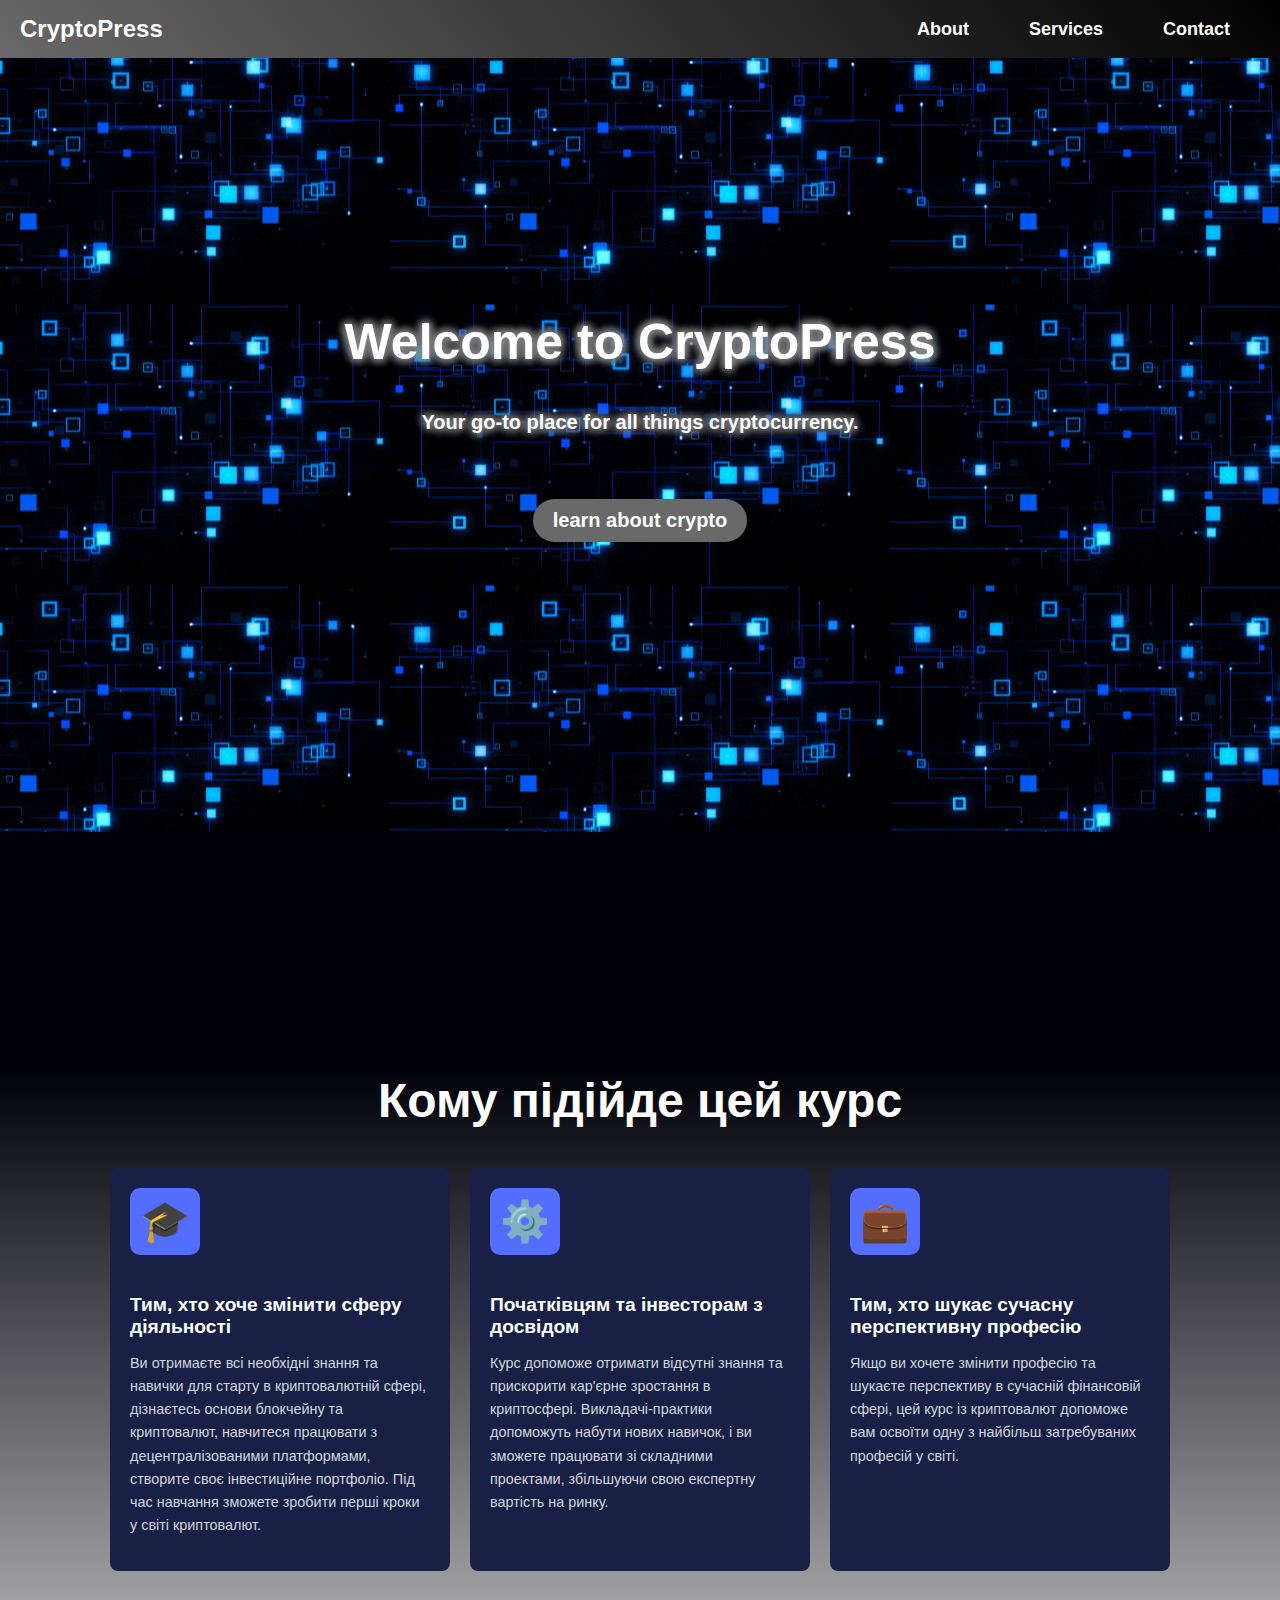
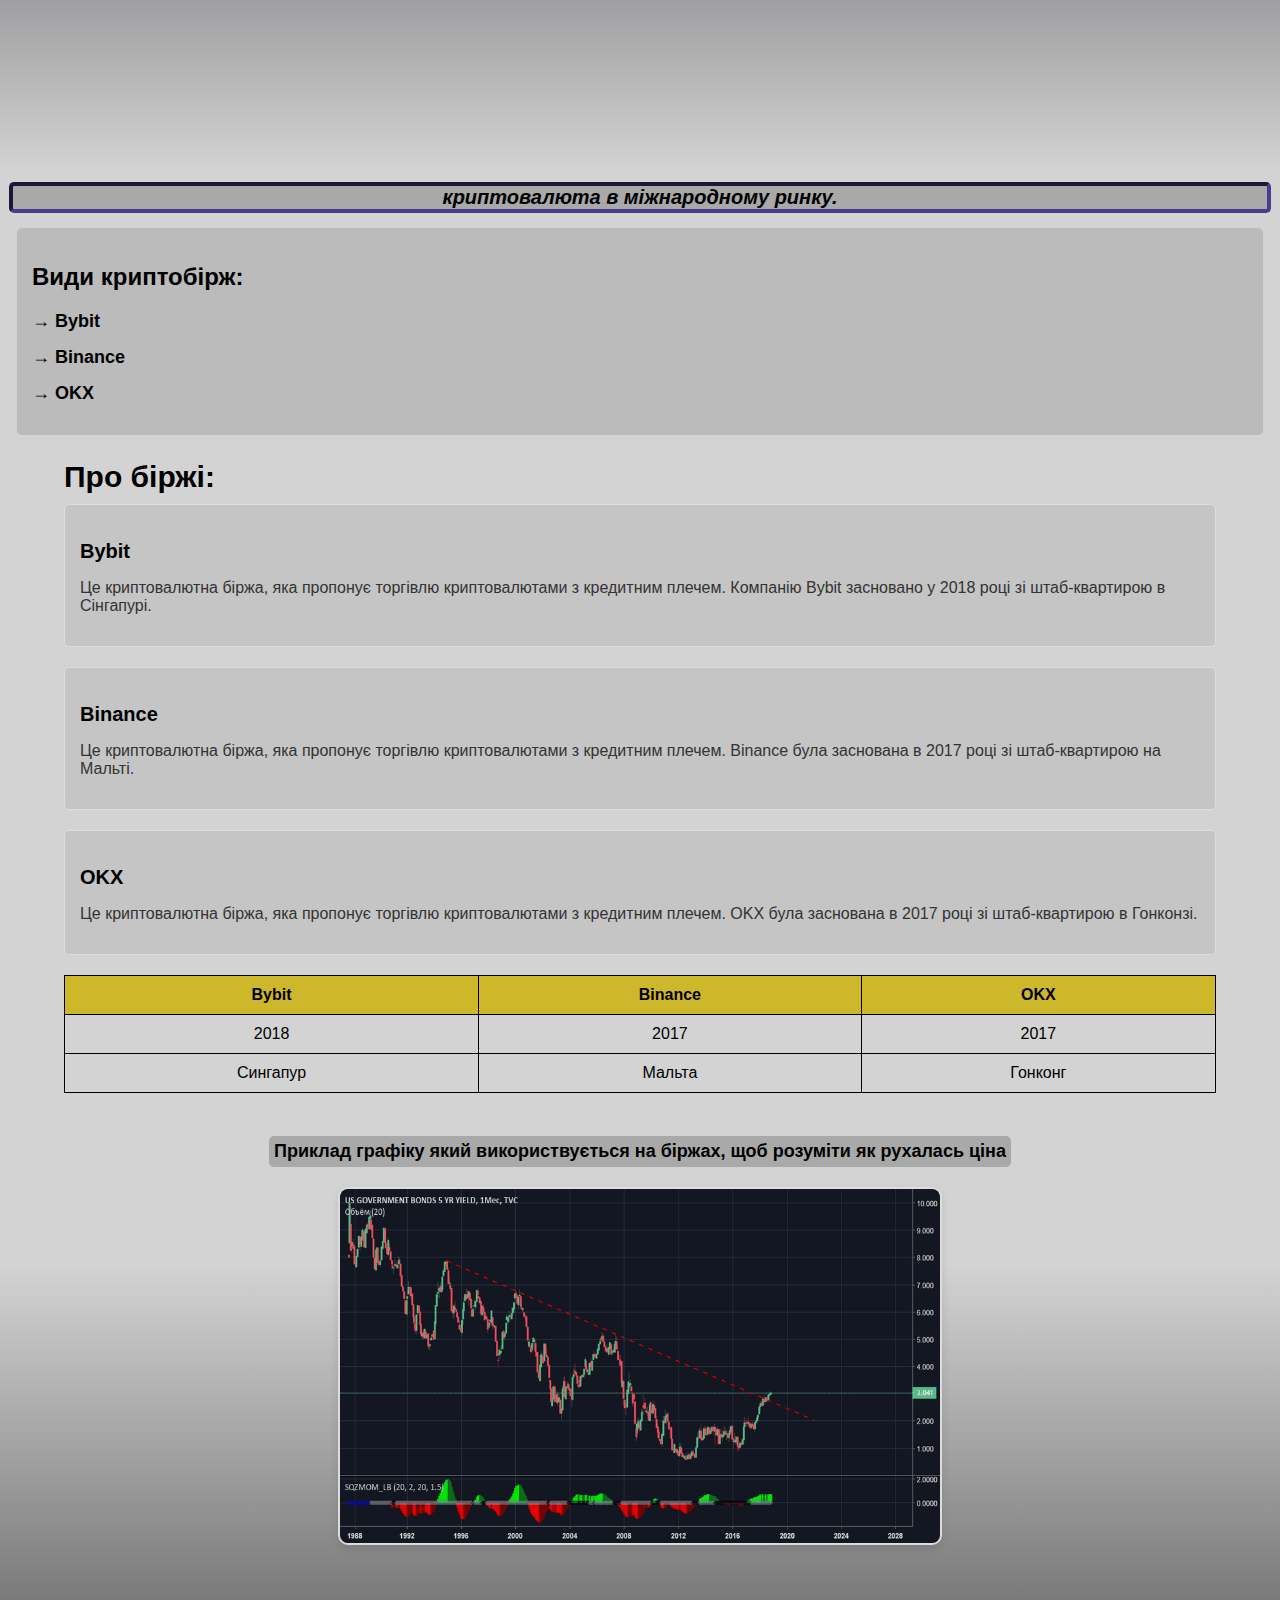
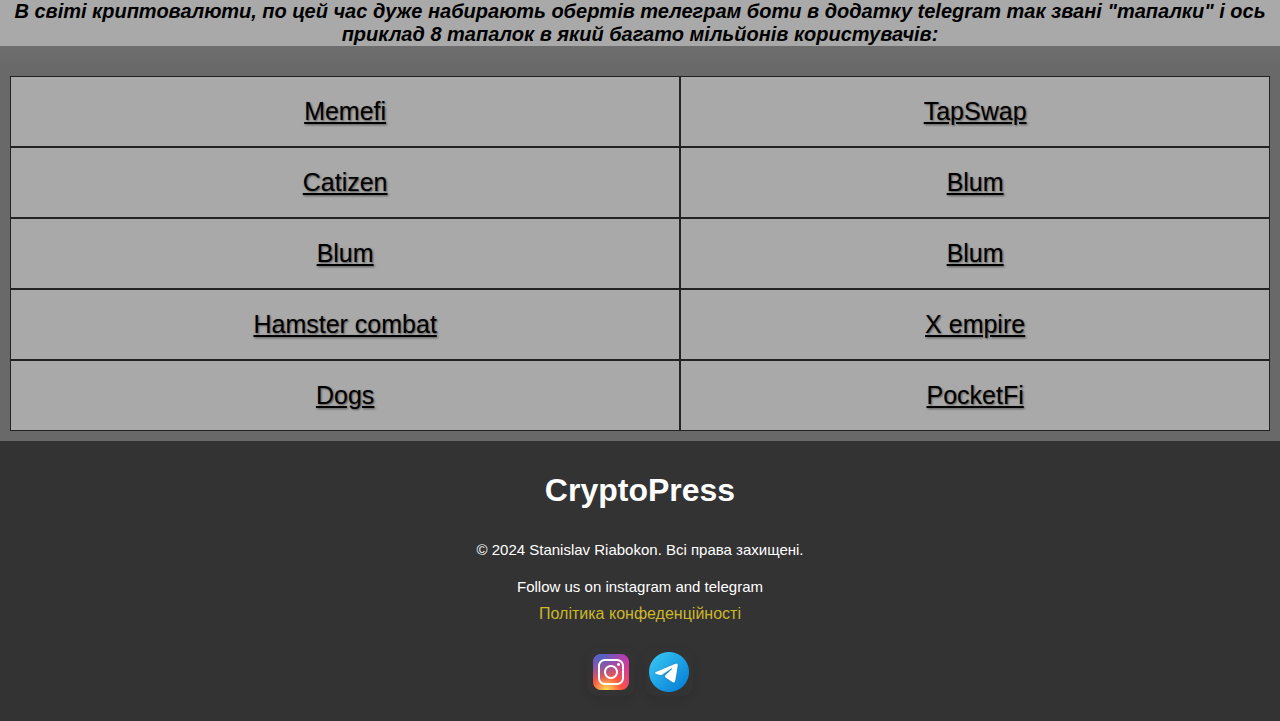
<file: index.html>
<!DOCTYPE html>
<html lang="en">
<head>
    <meta charset="UTF-8">
    <title>cryptopress</title>
    <link rel="stylesheet" href="styles/style.css">
    <link rel="html2" href="index2.html">
    <script src="main.js" defer></script>
    <meta name="description" content="Все про криптовалюту">
    <meta name="viewport" content="width=device-width, initial-scale=1.0">
    <meta name="author" content="Stanislav Riabokon">
</head>
<body>

<header>
    <nav class="navbar">
        <div class="logo" onclick="location.reload()">CryptoPress</div>
        <ul class="nav-links">
            <li><a href="index2.html"target="_blank">About</a></li>
            <li><a href="https://www.binance.com/ru-UA" target="_blank">Services</a></li>
            <li><a href="https://www.instagram.com/layyyzi_/"target="_blank">Contact</a></li>
        </ul>
        <div class="burger">
            <div class="line1"></div>
            <div class="line2"></div>
            <div class="line3"></div>
        </div>
    </nav>
</header>

<script>
    const burger = document.querySelector('.burger');
    const nav = document.querySelector('.nav-links');

    // Переключение меню и анимации бургера
    burger.addEventListener('click', () => {
        nav.classList.toggle('nav-active');  // Переключение видимости меню
        burger.classList.toggle('toggle');   // Анимация бургер-меню (крестик)
    });
</script>


<section class="banner">
    <strong><h1 class="neon"> Welcome to CryptoPress </h1></strong>
    <strong> <p class="neon">Your go-to place for all things cryptocurrency.</p></strong>
    <a href="index2.html"  class="btn">learn about crypto</a>
</section>
<div class="main2">
    <div class="container">
        <h2 class="title2">Кому підійде цей курс</h2>
        <div class="cards">
            <div class="card">
                <div class="icon">🎓</div>
                <h3 class="card-title">Тим, хто хоче змінити сферу діяльності</h3>
                <p class="card-text">Ви отримаєте всі необхідні знання та навички для старту в криптовалютній сфері,
                    дізнаєтесь основи блокчейну та криптовалют, навчитеся працювати з децентралізованими платформами,
                    створите своє інвестиційне портфоліо. Під час навчання зможете зробити перші кроки у світі
                    криптовалют.</p>
            </div>
            <div class="card">
                <div class="icon">⚙️</div>
                <h3 class="card-title">Початківцям та інвесторам з досвідом</h3>
                <p class="card-text">Курс допоможе отримати відсутні знання та прискорити кар'єрне зростання в
                    криптосфері. Викладачі-практики допоможуть набути нових навичок, і ви зможете працювати зі складними
                    проектами, збільшуючи свою експертну вартість на ринку.</p>
            </div>
            <div class="card">
                <div class="icon">💼</div>
                <h3 class="card-title">Тим, хто шукає сучасну перспективну професію</h3>
                <p class="card-text">Якщо ви хочете змінити професію та шукаєте перспективу в сучасній фінансовій сфері,
                    цей курс із криптовалют допоможе вам освоїти одну з найбільш затребуваних професій у світі.</p>
            </div>
        </div>
    </div>
</div>
        <p class="text-other">криптовалюта в міжнародному ринку.</p>

<aside class="sidebar">
    <nav>
        <ul>
            <strong>
                <li><h2>Види криптобірж: </h2></li>
                <li><a href="https://www.bybit.com/ru-RU" target="_blank">→ Bybit </a></li>
                <li><a href="https://www.binance.com/ru-UA" target="_blank" >→ Binance</a></li>
                <li><a href="https://www.okx.com/ru" target="_blank" >→ OKX</a></li> </strong>
        </ul>
    </nav>
</aside>

<main>
    <section class="news">
        <strong><h2> Про біржі: </h2></strong>
        <article>
            <h3>Bybit</h3>
            <p>Це криптовалютна біржа, яка пропонує торгівлю криптовалютами з кредитним плечем. Компанію Bybit засновано
                у 2018 році зі штаб-квартирою в Сінгапурі.</p>
        </article>
        <article>
            <h3>Binance</h3>
            <p>Це криптовалютна біржа, яка пропонує торгівлю криптовалютами з кредитним плечем. Binance була заснована в
                2017 році зі штаб-квартирою на Мальті.</p>
        </article>
        <article>
            <h3>OKX</h3>
            <p>Це криптовалютна біржа, яка пропонує торгівлю криптовалютами з кредитним плечем. OKX була заснована в
                2017 році зі штаб-квартирою в Гонконзі.</p>
        </article>


    </section>
    <table class="table">
        <thead>
        <tr>
            <th>Bybit</th>
            <th>Binance</th>
            <th>OKX</th>
        </tr>
        </thead>
        <tbody>
        <tr>
            <td>2018</td>
            <td>2017</td>
            <td>2017</td>
        </tr>
        </tbody>
        <tfoot>
        <tr>
            <td>Сингапур</td>
            <td>Мальта</td>
            <td>Гонконг</td>
        </tr>
        </tfoot>
        <style>
            table {
                width: 100%;
                border-collapse: collapse;
            }

            th, td {
                padding: 10px;
                border: 1px solid black;
                text-align: center;
            }

            th {
                background-color: #f2f2f2;
            } </style>
    </table>

<footer2>
    <div class="image-caption">

        <p>Приклад графіку який використвується на біржах, щоб розуміти як рухалась ціна</p>
        <img src="images/images%204.png" alt="Binance" width="600" height="250">
    </div>
    <p class="text-default"> В світі криптовалюти, по цей час дуже набирають обертів телеграм боти в додатку telegram так звані "тапалки" і ось приклад 8 тапалок в який багато мільйонів користувачів:   </p>
    </footer2>

    <div class="grid-container">
    <div class="grid-item"> <a class="memefi" href=https://t.me/memefi_coin_bot/main?startapp=r_a163c6457f" target="_blank">Memefi</a></div>
    <div class="grid-item"><a class="memefi" href="https://t.me/tapswap_mirror_2_bot?start=r_777221361" target="_blank">TapSwap</a></div>
    <div class="grid-item"><a class="memefi" href="https://t.me/catizenbot/gameapp?startapp=r_752_3020524" target="_blank">Catizen</a></div>
    <div class="grid-item"><a class="memefi" href="https://t.me/blum/app?startapp=ref_1kSGR6KgWK" target="_blank">Blum</a></div>
    <div class="grid-item"><a class="memefi" href="https://t.me/blum/app?startapp=ref_1kSGR6KgWK" target="_blank">Blum</a></div>
    <div class="grid-item"><a class="memefi" href="https://t.me/blum/app?startapp=ref_1kSGR6KgWK" target="_blank">Blum</a></div>
    <div class="grid-item"><a class="memefi" href="https://t.me/hamstEr_kombat_bot/start?startapp=kentId777221361" target="_blank">Hamster combat</a></div>
    <div class="grid-item"><a class="memefi" href="https://t.me/empirebot/game?startapp=hero777221361" target="_blank">X empire</a></div>
    <div class="grid-item"><a class="memefi" href="https://t.me/dogshouse_bot/join?startapp=CcTyDgsDTY2OgIQ8EV4xKA" target="_blank">Dogs</a></div>
    <div class="grid-item"><a class="memefi" href="https://t.me/pocketfi_bot/Mining?startapp=777221361" target="_blank">PocketFi</a></div>
</div>
<footer>
    <div class="footer-info">
        <h1>CryptoPress</h1>

        <p>&copy; 2024 Stanislav Riabokon. Всі права захищені.</p>
        <p> Follow us on instagram and telegram </p>
        <a href="#" onclick="scrollToTop()">Політика конфеденційності</a></li>

        <script>
            function scrollToTop() {
                window.scrollTo({ top: 0, behavior: 'smooth' });
            }
        </script>
    </div>
    <div class="social-icons">
        <a href="https://www.instagram.com/layyyzi_/" target="_blank">
            <img src="images/insta2.png" alt="Instagram">
        </a>
        <a href="https://t.me/Layyyzi" target="_blank">
            <img src="images/telegram.png" alt="Telegram">
        </a></div>
    </footer>
</body>
</html>
</file>
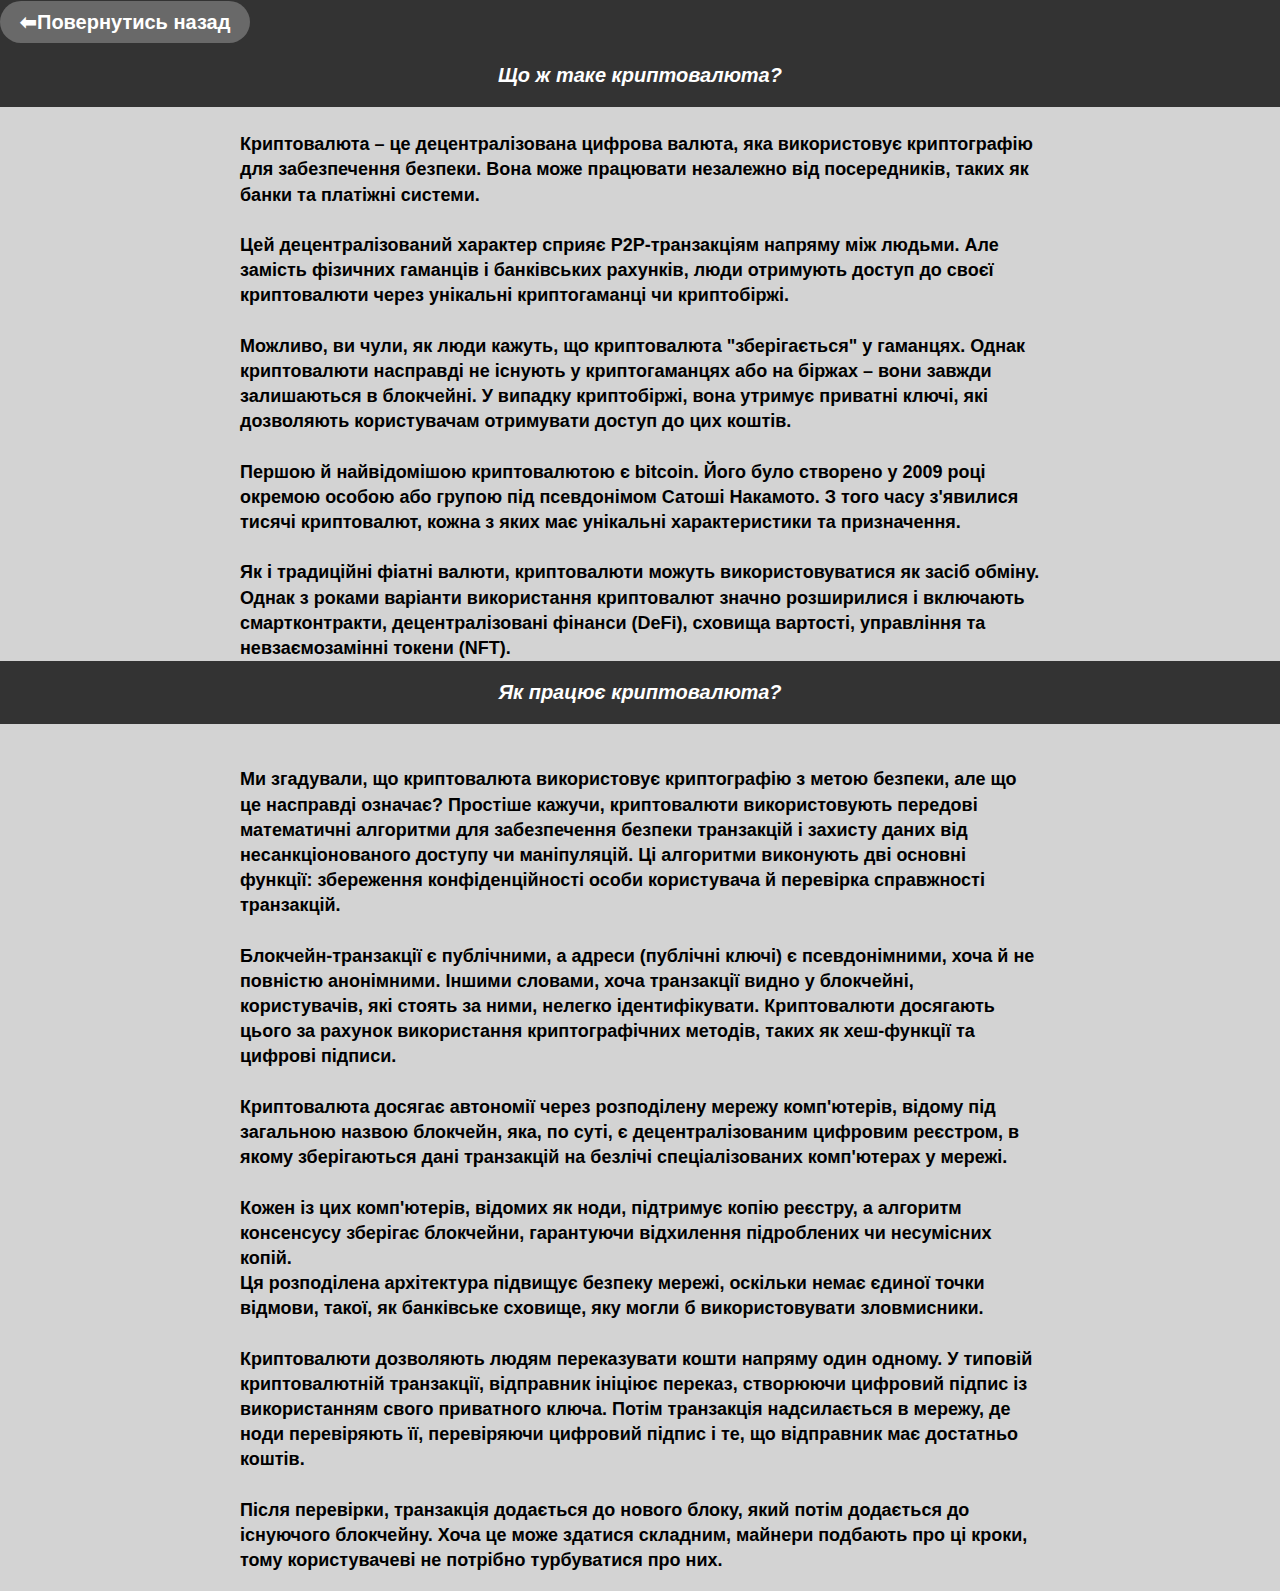
<file: index2.html>
<!DOCTYPE html>
<html lang="en">
<head>
    <link rel="stylesheet" href="styles/style.css">
    <meta charset="UTF-8">
    <title>About</title>
    <style>
        body {
            background-color: lightgray; /* Change this to your desired color */
        }
    </style>

</head>
<body>
<header>
    <nav>
        <a href="index.html"  class="btn">⬅Повернутись назад</a>
    </nav>

</header>
<div class="centered-text">

    <h1 class="crypto"> Що ж таке криптовалюта? </h1>
    <strong><p class="cryptosystem"><br>Криптовалюта – це децентралізована цифрова валюта, яка використовує криптографію
        для забезпечення безпеки.
        Вона може працювати незалежно від посередників, таких як банки та платіжні системи.</br>

        <br>Цей децентралізований характер сприяє P2P-транзакціям напряму між людьми. Але замість фізичних гаманців і
        банківських рахунків,
        люди отримують доступ до своєї криптовалюти через унікальні криптогаманці чи криптобіржі.</br>

        <br>Можливо, ви чули, як люди кажуть, що криптовалюта "зберігається" у гаманцях. Однак криптовалюти насправді не
        існують у криптогаманцях або на біржах – вони завжди залишаються в блокчейні. У випадку криптобіржі, вона
        утримує приватні ключі, які дозволяють користувачам отримувати доступ до цих коштів. </br>

        <br>Першою й найвідомішою криптовалютою є bitcoin. Його було створено у 2009 році окремою особою або групою під
        псевдонімом Сатоші Накамото. З того часу з'явилися тисячі криптовалют, кожна з яких має унікальні характеристики
        та призначення.</br>

        <br>Як і традиційні фіатні валюти, криптовалюти можуть використовуватися як засіб обміну. Однак з роками
        варіанти використання криптовалют значно розширилися і включають смартконтракти, децентралізовані фінанси
        (DeFi), сховища вартості, управління та невзаємозамінні токени (NFT).

        <h1 class="crypto"> Як працює криптовалюта? </h1>
        <strong> <br>
            <p class="cryptosystem"><br>Ми згадували, що криптовалюта використовує криптографію з метою безпеки, але що
                це насправді означає? Простіше кажучи, криптовалюти використовують передові математичні алгоритми для
                забезпечення безпеки транзакцій і захисту даних від несанкціонованого доступу чи маніпуляцій. Ці
                алгоритми виконують дві основні функції: збереження конфіденційності особи користувача й перевірка
                справжності транзакцій. </br>

                <br>Блокчейн-транзакції є публічними, а адреси (публічні ключі) є псевдонімними, хоча й не повністю
                анонімними. Іншими словами, хоча транзакції видно у блокчейні, користувачів, які стоять за ними, нелегко
                ідентифікувати. Криптовалюти досягають цього за рахунок використання криптографічних методів, таких як
                хеш-функції та цифрові підписи.</br>

                <br> Криптовалюта досягає автономії через розподілену мережу комп'ютерів,
                відому під загальною назвою блокчейн, яка, по суті, є децентралізованим цифровим реєстром,
                в якому зберігаються дані транзакцій на безлічі спеціалізованих комп'ютерах у мережі. </br>

                <br> Кожен із цих комп'ютерів, відомих як ноди, підтримує копію реєстру,
                а алгоритм консенсусу зберігає блокчейни, гарантуючи відхилення підроблених чи несумісних копій.
                <br> Ця розподілена архітектура підвищує безпеку мережі, оскільки немає єдиної точки відмови, такої, як
                банківське сховище, яку могли б використовувати зловмисники. </br>

                <br> Криптовалюти дозволяють людям переказувати кошти напряму один одному.
                У типовій криптовалютній транзакції, відправник ініціює переказ,
                створюючи цифровий підпис із використанням свого приватного ключа. Потім транзакція надсилається в
                мережу, де ноди перевіряють її, перевіряючи цифровий підпис і те, що відправник має достатньо
                коштів. </br>

                <br> Після перевірки, транзакція додається до нового блоку, який потім додається до існуючого блокчейну.
                Хоча це може здатися складним, майнери подбають про ці кроки, тому користувачеві не потрібно турбуватися
                про них. </p> </br> </strong>
</div>
 </body>
</html>
</file>
<file: styles/style.css>
body {
    font-family: Arial, sans-serif;
    background-color: lightgray;
    padding: 0px;
    margin: 0px;

}
.main2 {
    background-color: #041f55; /* Dark blue background for the whole section */
    color: white;
    display: flex;
    justify-content: center;
    align-items: center;
    min-height: 100vh;
    font-family: Arial, sans-serif;
    padding: 20px;
    background: linear-gradient(to bottom,#000009 25%, lightgray );
}

/* Container */
.container {
    display: flex;
    flex-direction: column;
    align-items: center;
    gap: 20px;
}

/* Title */
.title2 {
    font-size: 3em;
    font-weight: bold;
    text-align: center;
    color: #FFFFFF;
    margin-bottom: 20px;
}

/* Cards */
.cards {
    display: flex;
    gap: 20px;
    flex-wrap: wrap;
    justify-content: center;
}

/* Individual Card Styling */
.card {
    background-color: #192045; /* Card background matches dark theme */
    border-radius: 8px;
    padding: 20px;
    width: 300px;
    text-align: left;
    color: white; /* Ensure text is white for readability */
}

/* Icon Styling */
.icon {
    font-size: 40px;
    background-color: #536DFE;
    color: white;
    padding: 10px;
    border-radius: 10px;
    margin-bottom: 20px;
    display: inline-block;
}

/* Card Title */
.card-title {
    font-weight: bold;
    font-size: 1.2em;
    margin-bottom: 10px;
    color: #FFFFFF;
}

/* Card Text */
.card-text {
    font-size: 0.9em;
    line-height: 1.6;
    color: #D1D5DB; /* Slightly lighter text color for readability */
}



.text-other {
    color: black;
    font-size: 20px;
    background-color: darkgray;
    border-style: inset;
    border-width: 4px;
    border-color: darkslateblue;
    text-align: center;
    font-family: "Yu Gothic Medium", sans-serif;
    font-style: italic;
    font-weight: bold;
    border-radius: 5px;
    width: 98%;
    margin: 10px auto;}


.text-main {
    color: black;
    font-size: 20px;
    background-color: darkseagreen;
    border-style: outset;
    border-width: 6px;
    border-color: greenyellow;
    text-align: center;
    font-family: fantasy sans-serif;
    font-style: italic;
    font-weight: bold;
    border-radius: 8px}

/*header*/
header {
    background-color: #333;
    padding: 10px 0;
}

header nav ul {
    list-style-type: none;
    margin: 0;
    padding: 0;
    text-align: center;
}

header nav ul li {
    display: inline;
    margin: 0 15px;
}

header nav ul li a {
    color: white;
    text-decoration: none;
    font-size: 18px;
}

header nav ul li a:hover {
    text-decoration: underline;
}

/*footer*/
footer {
    display: flex;
    flex-direction: column;
    align-items: center; /* Выровнять по горизонтали */
    background-color: #333;
    color: white;
    padding: 20px 0;
    text-align: center;
    border-radius: 10px;
}
.footer_2 {
    margin-bottom: 20px;
    background-color: dimgray;
}
.footer-nav ul {
    list-style-type: none;
    margin: 0;
    padding: 0;
}

.footer-nav ul li {
    display: inline;
    margin: 0 15px;
}

.footer-nav ul li a {
    color: white;
    text-decoration: none;
    font-size: 18px;
}

.footer-nav ul li a:hover {
    text-decoration: underline;
}

.footer-info p {
    margin: 10px 0;
}

.footer-info a {
    color: #cdb72a;
    text-decoration: none;
}

.footer-info a:hover {
    text-decoration: underline;
}
/* section*/

.banner {
    display: flex;
    background-image: url('../images/banner1.gif');
    background-size: auto;
    background-position: center;
    color: white;
    text-align: center;
    padding: 100px 15px;
    height: 86vh;
    justify-content: center;
    align-items: center;
    flex-direction: column;
    margin: 0;
    box-sizing: border-box;

}

@media (max-width: 768px) {
    .banner {
        padding: 50px 10px; /* Adjust padding for smaller screens */
    }
}

.banner h1 {
    font-size: 50px;
    margin: -20px;
    padding: 0;


}

.banner p {
    font-size: 20px;
    margin: 10px 0 0;
    padding: 50px ;
}
.btn{
    background-color: dimgray;
    color: white;
    font-family: "sawarabi gothic", sans-serif;
    padding: 10px 20px;
    text-decoration: none;
    font-size: 20px;
    margin: 15px 0;
    border-radius: 40px;
    font-weight: 700;
    border: none;
    cursor: pointer;
    transition: background-color 0.3s ease;
}

.btn:hover {
    background-color: mediumblue; /* Change to the desired color */
}
/* aside*/
.sidebar {

    background-color: #2222;
    padding: 15px;
    position: relative;
    height: 200%;
    overflow: auto;
    border-radius: 5px;
    width: 95%;
    margin: 15px auto;
}

.sidebar nav ul {
    list-style-type: none;
    padding: 0;
}

.sidebar nav ul li {
    margin: 15px 0;
}

.sidebar nav ul li a {
    color: black;
    text-decoration: none;
    font-size: 18px;
}

.main {
    margin-left: 0px; /* Adjust margin if needed */
    padding: 15px;
    background-color: lightgray;
    border-radius: 3px;
    border-left: 5px solid #002b55;
    border-style: solid ;
    border-width: 7px;
    border-color: #002b55;

}
.table {
    table {
        width: 100%;
        border-collapse: collapse;
    }
    th, td {
        padding: 10px;
        border: 1px solid black;
        text-align: center;
    }
    th {
        background-color: #cdb72a;
    }
    width: 90%;
    margin: 0 auto;
}

.news {
    margin-bottom: 20px;
    border-color: black;
    width: 90%;
    margin: 0 auto;
}

.news h2 {
    font-size: 30px;
    margin-bottom: 10px;
    border-color: #002b55;


}

.news article {
    margin-bottom: 20px;
    padding: 15px;
    border: 1px solid #ddd;
    border-radius: 5px;
    background-color: #1111;


}

.news article h3 {
    font-size: 20px;
    margin-bottom: 5px;

}

.news article p {
    font-size: 16px;
    color: #333;
}

img {
    max-width: 100%;
    height: auto;
    display: block;
    object-fit: cover;
    margin: 20px auto;
    border-radius: 10px;
    border: 2px solid #ddd;
    box-shadow: 0 4px 8px rgba(0, 0, 0, 0.1);
}

@media (max-width: 768px) {
    img {
        width: 100%;
        height: auto;
    }
}

.image-caption {
    text-align: center;
    margin: 20px auto;

}

.image-caption p {
    font-size: 18px;
    font-weight: bold;
    background-size: contain;
    margin-bottom: 10px;
    background-color: darkgray;
    border-radius: 5px;
    padding: 5px;

}


.crypto  {
    color: #fff;
    font-size: 20px;
    background-color: #333;
    padding: 20px 10px;
    margin: 0;
    text-align: center;
    font-family: "Yu Gothic Medium", sans-serif;
    font-style: italic;
    font-weight: bold;


}

.cryptosystem {

    color: black;
    font-size: 18px;
    border-radius: 10px;

    text-align: left;
    font-family: Algerian, sans-serif;
    line-height: 1.4;
    font-weight: bold;
    max-width: 800px;
    margin: auto;
}

.centered-text {
    display: flex;
    justify-content: flex-start;
    align-items: stretch;
    height: 100vh; /* Повна висота вікна перегляду */
    flex-direction: column;

}
.text-row {
    display: flex;
    gap: 15px; /* Відстань між елементами, налаштуйте за потреби */
}

.grid-container {
    display: grid;
    grid-template-columns: auto auto;
    background-color: dimgray;
    padding: 10px;

    margin-bottom: 0px;

}
.grid-item {
    background-color: rgba(255, 255, 255, 0.8);
    border: 1px solid rgba(0, 0, 0, 0.8);
    padding: 20px;
    font-size: 25px;
    text-align: center;
    color: gray;
    background-color: darkgray;
    text-shadow: 1px 1px 2px rgba(0, 0, 0, 0.5);
}


.text-default {
    display: flex;
    justify-content: center; /* Вирівнювання по горизонталі */
    align-items: center; /* Вирівнювання по вертикалі */
    color: black;
    font-size: 20px;
    background-color: darkgray;
    border-width: 4px;
    border-color: darkslateblue;
    text-align: center;
    font-family: "bold", sans-serif;
    font-style: italic;
    font-weight: bold;
    margin: 15px auto; ;
}
.neon {
    text-shadow: gray 0 0 10px, gray 0 0 10px, gray 0 0 10px, gray 0 0 10px;
}
.memefi {
    color: black;
}

img[src="images/insta2.png"] {
    border: none; /* Убирает обводку */
}
img[src="images/telegram.png"] {
    border: none; /* Убирает обводку */

}


footer {
    display: flex;
    flex-direction: column;
    align-items: center;
    background-color: #333;
    color: white;
    padding: 5px 0; /* Reduced padding */
    text-align: center;
    border-radius: 0px;
}

.footer-info {
    display: flex;
    flex-direction: column;
    align-items: center;
    text-align: center;
    margin: 5px 0; /* Reduced margin */
}

.footer-info p {
    margin: 10px 0; /* Reduced margin */
    font-size: 15px; /* Optional: Reduced font size */


}

.social-icons {
    display: flex;
    justify-content: center;
    margin-top: 0px; /* Reduced margin */
}

.social-icons a {
    margin: 0 5px; /* Reduced margin */
}
a:hover {
    background-color: lightslategrey;
}


{
    margin: 0;
    padding: 0;
    box-sizing: border-box;
}

body {
    font-family: Arial, sans-serif;
}

header {
    background-color: #333;
    color: white;
}

.navbar {
    display: flex;
    justify-content: space-between;
    align-items: center;
    padding: 15px 30px;
    margin:-10px;
    background: linear-gradient(50deg,dimgray,black);
}

.logo {
    font-size: 24px;
    font-weight: bold;
    cursor: pointer;
}

/* Навигационные ссылки */
.nav-links li a:hover {
    background: linear-gradient(50deg,cornflowerblue,oldlace);
    -webkit-background-clip: text;
    -webkit-text-fill-color: transparent;

}

.nav-links {
    display: flex;
    list-style: none;
    font-weight: bold;
    transition: background-color 0.3s ease;

}

.nav-links li {
    padding: 0 15px;
}

.nav-links li a {
    text-decoration: none;
    color: white;
    font-size: 18px;
}

.burger {
    display: none;
    cursor: pointer;
    flex-direction: column;
    justify-content: space-between;
    height: 25px;
    width: 30px;
}

.burger div {
    width: 100%;
    height: 4px;
    background-color: white;
    border-radius: 5px;
    transition: all 0.3s ease;
}


.toggle .line1 {
    transform: rotate(-50deg) translate(-6px, 6px);
}

.toggle .line2 {
    opacity: 0;
}

.toggle .line3 {
    transform: rotate(60deg) translate(-10px, -8px);
}

/* Адаптивность для мобильных устройств */
@media screen and (max-width: 600px) {
    .nav-links {
        position: absolute;
        right: 0%;
        height: 42vh;
        top:0%;
        background-color: #505050;
        display: flex;
        flex-direction: column;
        align-items: flex-start;
        justify-content: center;
        width: 100%;
        transform: translateX(100%);
        transition: transform 0.3s ease-in;
        border-radius: 10px;
    }

    .nav-links li {
        margin: 15px 0;
    }

    .burger {
        display: flex;
    }

    .nav-active {
        transform: translateX(50%);
    }
}
/* Style the dropdown container */
.dropdown {
    position: relative;
    display: inline-block;
}

/* Hide the dropdown content by default */
.dropdown-content {
    display: none;
    position: absolute;
    background-color: #f9f9f9;
    min-width: 160px;
    box-shadow: 0px 8px 16px 0px rgba(0,0,0,0.2);
    z-index: 1;
}

/* Style the dropdown links */
.dropdown-content a {
    color: black;
    padding: 12px 16px;
    text-decoration: none;
    display: block;
}

/* Change color of dropdown links on hover */
.dropdown-content a:hover {
    background-color: #f1f1f1;
}

footer2 {
    display: flex;
    flex-direction: column;
    align-items: center;
    background: linear-gradient(to bottom,lightgray 30%, dimgray ); /* Linear gradient from top to bottom */
    padding: 5px 0; /* Reduced padding */
    text-align: center;
    border-radius: 0px;

}
</file>
